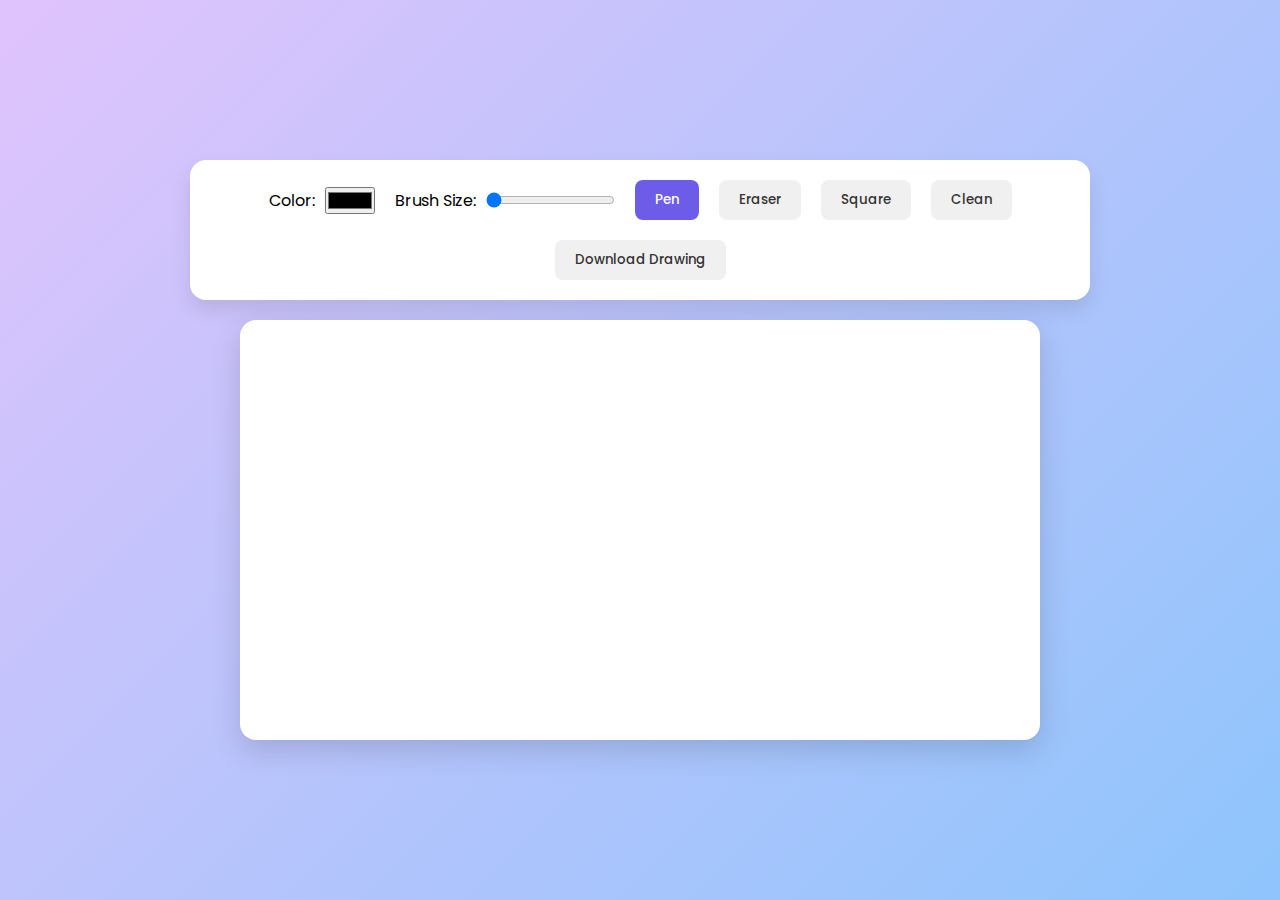
<file: Canvas/index.html>
<!DOCTYPE html>
<html lang="en">
  <head>
    <meta charset="UTF-8" />
    <meta name="viewport" content="width=device-width, initial-scale=1.0" />
    <title>Document</title>
    <link rel="stylesheet" href="style.css" />
  </head>

  <body>
    <div class="tools">
      <div class="colorInput">
        <label for="color">Color:</label>
        <input type="color" name="" id="color" value="#000000" />
      </div>
      <div class="brushSizeInput">
        <label for="BrushSize">Brush Size:</label>
        <input type="range" name="" id="BrushSize" min="1" max="20" value="1" />
      </div>
      <button id="pen" class="active btn">Pen</button>
      <button id="eraser" class="btn">Eraser</button>
      <button id="square" class="btn">Square</button>
      <button id="clean" class="btn">Clean</button>
      <button id="download" class="btn">Download Drawing</button>
    </div>
    <canvas id="canvas"></canvas>
  </body>
  <script src="./script.js"></script>
</html>
</file>
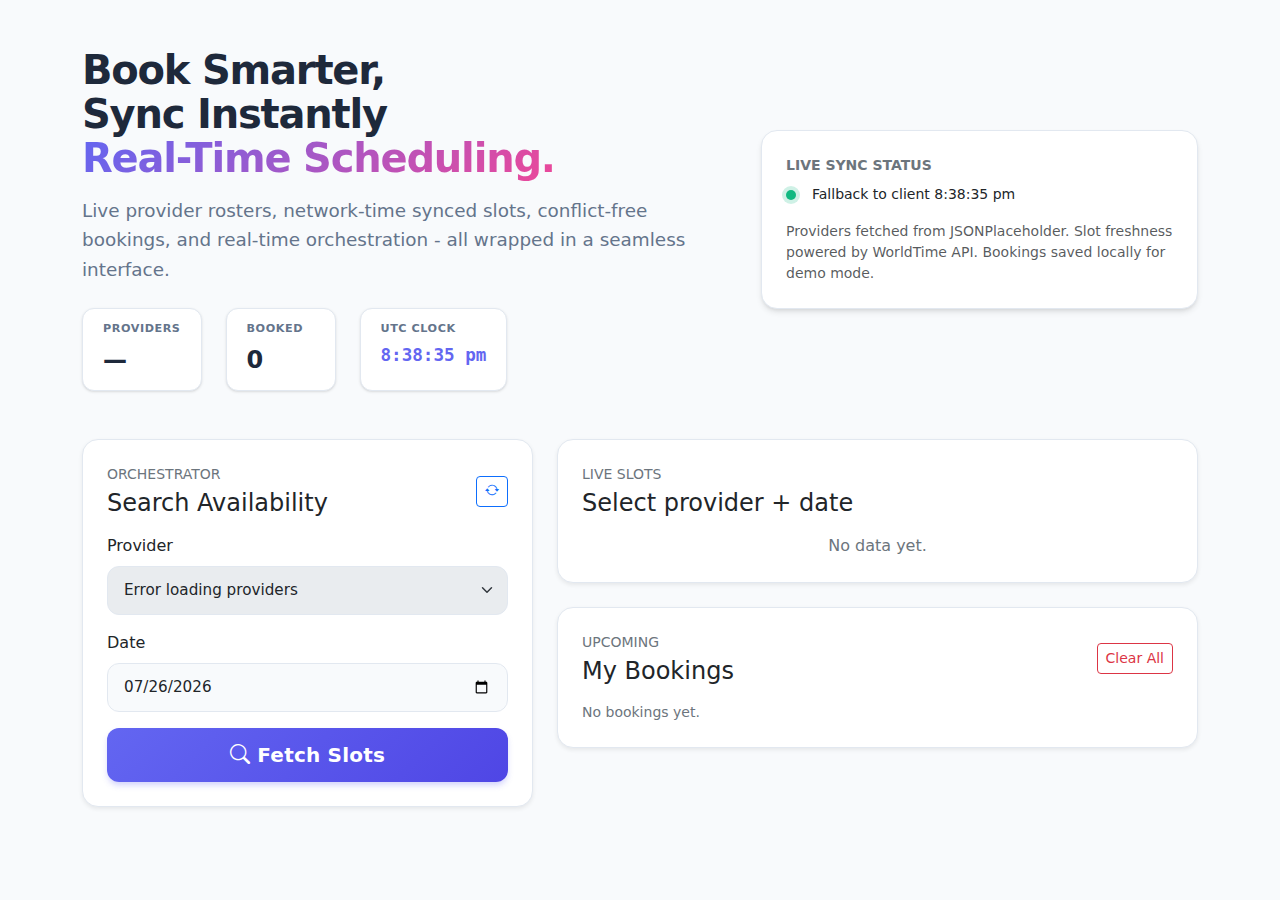
<file: Project5/index.html>
<!DOCTYPE html>
<html lang="en">
  <head>
    <meta charset="UTF-8" />
    <meta name="viewport" content="width=device-width, initial-scale=1.0" />
    <title>javascript project-1</title>
    <link
      href="https://cdn.jsdelivr.net/npm/bootstrap@5.3.3/dist/css/bootstrap.min.css"
      rel="stylesheet"
    />
    <link
      rel="stylesheet"
      href="https://cdn.jsdelivr.net/npm/bootstrap-icons@1.11.3/font/bootstrap-icons.min.css"
    />

    <link rel="stylesheet" href="style.css" />
  </head>

  <body>
    <div class="container py-4 py-lg-5">
      <header class="qs-hero mb-5">
        <div class="row g-5 align-items-center">
          <!-- left content -->
          <div class="col-lg-7">
            <h1 class="qs-title mb-3">
              Book Smarter, <br />
              Sync Instantly <br />
              <span class="graident-text">Real-Time Scheduling.</span>
            </h1>
            <p class="qs-subtitle mb-4">
              Live provider rosters, network-time synced slots, conflict-free
              bookings, and real-time orchestration - all wrapped in a seamless
              interface.
            </p>
            <div class="d-flex flex-wrap gap-4">
              <div class="qs-stat">
                <div class="label">Providers</div>
                <div class="value" id="statProviders">—</div>
              </div>
              <div class="qs-stat">
                <div class="label">Booked</div>
                <div class="value" id="statBookings">0</div>
              </div>
              <div class="qs-stat">
                <div class="label">UTC Clock</div>
                <div class="value-small" id="statClock">syncing…</div>
              </div>
            </div>
          </div>

          <!-- right side -->
          <div class="col-lg-5">
            <div class="qs-panel p-4">
              <p class="small fw-semibold text-uppercase text-secondary mb-2">
                Live Sync Status
              </p>
              <div class="d-flex align-items-center gap-3 mb-3">
                <div class="qs-online-dot"></div>
                <span class="small text-dark" id="lastSync"
                  >Awaiting sync...</span
                >
              </div>
              <p class="small text-muted mb-0">
                Providers fetched from JSONPlaceholder. Slot freshness powered
                by WorldTime API. Bookings saved locally for demo mode.
              </p>
            </div>
          </div>
        </div>
      </header>

      <div class="row g-4">
        <!-- LEFT: Search Orchestrator -->
        <div class="col-lg-5">
          <div class="card border-0 shadow-sm rounded-4 h-100">
            <div class="card-body p-4">
              <div
                class="d-flex justify-content-between align-items-center mb-3"
              >
                <div>
                  <p class="text-uppercase small mb-1 text-secondary">
                    Orchestrator
                  </p>
                  <h2 class="h4 mb-0">Search Availability</h2>
                </div>
                <button id="refreshBtn" class="btn btn-outline-primary btn-sm">
                  <i class="bi bi-arrow-repeat"></i>
                </button>
              </div>

              <div class="vstack gap-3">
                <div>
                  <label class="form-label">Provider</label>
                  <select id="providerSelect" class="form-select" disabled>
                    <option>Loading roster…</option>
                  </select>
                </div>

                <div>
                  <label class="form-label">Date</label>
                  <input type="date" id="dateInput" class="form-control" />
                </div>

                <button
                  id="loadSlotsBtn"
                  class="btn btn-primary btn-lg fw-semibold"
                >
                  <i class="bi bi-search"></i> Fetch Slots
                </button>
              </div>
            </div>
          </div>
        </div>

        <!-- RIGHT: Slots + Bookings -->
        <div class="col-lg-7">
          <!-- Live Slots -->
          <div class="card border-0 shadow-sm rounded-4 mb-4">
            <div class="card-body p-4">
              <div
                class="d-flex justify-content-between align-items-center mb-3"
              >
                <div>
                  <p class="text-uppercase small mb-1 text-secondary">
                    Live Slots
                  </p>
                  <h2 class="h4 mb-0" id="slotsHeadline">
                    Select provider + date
                  </h2>
                </div>
                <span class="small text-muted" id="slotMeta"></span>
              </div>

              <div id="slotsGrid" class="row g-3">
                <div class="col-12 text-center text-secondary">
                  No data yet.
                </div>
              </div>
            </div>
          </div>

          <!-- My Bookings -->
          <div class="card border-0 shadow-sm rounded-4">
            <div class="card-body p-4">
              <div
                class="d-flex justify-content-between align-items-center mb-3"
              >
                <div>
                  <p class="text-uppercase small mb-1 text-secondary">
                    Upcoming
                  </p>
                  <h2 class="h4 mb-0">My Bookings</h2>
                </div>
                <button
                  id="clearBookingsBtn"
                  class="btn btn-outline-danger btn-sm"
                >
                  Clear All
                </button>
              </div>

              <div id="bookingsList" class="vstack gap-3">
                <div class="text-secondary small">No bookings yet.</div>
              </div>
            </div>
          </div>
        </div>
      </div>
    </div>

    <!-- modal -->
    <div class="modal fade" id="confirmModal" tabindex="-1" aria-hidden="true">
      <div class="modal-dialog modal-dialog-centered">
        <div class="modal-content rounded-4">
          <div class="modal-header border-0">
            <div>
              <p class="text-uppercase small text-secondary mb-1">
                Confirm Slot
              </p>
              <h5 class="modal-title" id="confirmTitle">—</h5>
            </div>
            <button class="btn-close" data-bs-dismiss="modal"></button>
          </div>

          <div class="modal-body">
            <p id="confirmMeta" class="text-secondary small mb-3"></p>
            <textarea
              id="notesInput"
              class="form-control"
              rows="3"
              placeholder="Notes for the provider (optional)"
            >
            </textarea>
          </div>

          <div class="modal-footer border-0">
            <button class="btn btn-outline-secondary" data-bs-dismiss="modal">
              Cancel
            </button>
            <button id="confirmBtn" class="btn btn-primary">Book Slot</button>
          </div>
        </div>
      </div>
    </div>

    <script src="https://cdn.jsdelivr.net/npm/bootstrap@5.3.3/dist/js/bootstrap.bundle.min.js"></script>
    <script src="script.js"></script>
  </body>
</html>
</file>
<file: Canvas/style.css>
@import url("https://fonts.googleapis.com/css2?family=Poppins:wght@400;500;600&display=swap");
* {
    margin: 0;
    padding: 0;
    box-sizing: border-box;
    font-family: "Poppins", sans-serif;
}

body {
    display: flex;
    justify-content: center;
    align-items: center;
    flex-direction: column;
    min-height: 100vh;
    background: linear-gradient(135deg, #e0c3fc 0%, #8ec5fc 100%);
    gap: 20px;
}

.tools {
    width: 90%;
    max-width: 900px;
    padding: 20px;
    background: #ffffff;
    box-shadow: 0 10px 20px rgba(0, 0, 0, 0.1);
    border-radius: 16px;
    display: flex;
    justify-content: center;
    align-items: center;
    gap: 20px;
    flex-wrap: wrap;
    border: none;
}

.colorInput {
    display: flex;
    align-items: center;
    gap: 10px;
}

.brushSizeInput {
    display: flex;
    align-items: center;
    gap: 10px;
}

.btn {
    padding: 10px 20px;
    border: none;
    border-radius: 8px;
    text-transform: capitalize;
    cursor: pointer;
    background-color: #f0f0f0;
    transition: all 0.3s ease;
    font-weight: 500;
    color: #333;
}

.btn:hover {
    transform: translateY(-2px);
    box-shadow: 0 4px 8px rgba(0, 0, 0, 0.1);
}

.active {
    background-color: #6c5ce7;
    color: white;
}

#canvas {
    border: none;
    border-radius: 16px;
    background-color: #ffffff;
    box-shadow: 0 10px 30px rgba(0, 0, 0, 0.15);
    cursor: crosshair;
}
</file>
<file: Project5/style.css>
/* Modern Aesthetic Reset & Variables */

:root {
  --primary: #6366f1;
  /* Indigo 500 */
  --primary-hover: #4f46e5;
  /* Indigo 600 */
  --secondary: #ec4899;
  /* Pink 500 */
  --success: #10b981;
  /* Emerald 500 */
  --bg-body: #f8fafc;
  /* Slate 50 */
  --bg-surface: #ffffff;
  --text-main: #1e293b;
  /* Slate 800 */
  --text-muted: #64748b;
  /* Slate 500 */
  --border-color: #e2e8f0;
  /* Slate 200 */
  --radius-lg: 1rem;
  --radius-md: 0.75rem;
  --shadow-sm: 0 1px 3px 0 rgb(0 0 0 / 0.1), 0 1px 2px -1px rgb(0 0 0 / 0.1);
  --shadow-md: 0 4px 6px -1px rgb(0 0 0 / 0.1), 0 2px 4px -2px rgb(0 0 0 / 0.1);
  --shadow-lg: 0 10px 15px -3px rgb(0 0 0 / 0.1),
    0 4px 6px -4px rgb(0 0 0 / 0.1);
}

body {
  background-color: var(--bg-body);
  font-family: "Inter", system-ui, -apple-system, sans-serif;
  color: var(--text-main);
  -webkit-font-smoothing: antialiased;
}

/* --- Hero Section Styling --- */

.qs-hero {
  position: relative;
}

.qs-title {
  font-weight: 800;
  letter-spacing: -0.03em;
  line-height: 1.1;
  color: var(--text-main);
}

.graident-text {
  background: linear-gradient(135deg, var(--primary) 0%, var(--secondary) 100%);
  -webkit-background-clip: text;
  -webkit-text-fill-color: transparent;
  background-clip: text;
}

.qs-subtitle {
  font-size: 1.15rem;
  color: var(--text-muted);
  font-weight: 400;
  line-height: 1.6;
}

/* Stats Cards */

.qs-stat {
  background: var(--bg-surface);
  padding: 0.75rem 1.25rem;
  border-radius: var(--radius-md);
  box-shadow: var(--shadow-sm);
  border: 1px solid var(--border-color);
  min-width: 110px;
  transition: transform 0.2s;
}

.qs-stat:hover {
  transform: translateY(-2px);
}

.qs-stat .label {
  font-size: 0.7rem;
  text-transform: uppercase;
  letter-spacing: 0.05em;
  color: var(--text-muted);
  font-weight: 600;
  margin-bottom: 0.25rem;
}

.qs-stat .value {
  font-size: 1.5rem;
  font-weight: 700;
  color: var(--text-main);
}

.qs-stat .value-small {
  font-size: 1.1rem;
  font-weight: 600;
  font-family: "SF Mono", SFMono-Regular, Consolas, monospace;
  color: var(--primary);
}

/* Info Panel */

.qs-panel {
  background: var(--bg-surface);
  border-radius: var(--radius-lg);
  box-shadow: var(--shadow-md);
  border: 1px solid var(--border-color);
}

.qs-online-dot {
  width: 10px;
  height: 10px;
  background-color: var(--success);
  border-radius: 50%;
  box-shadow: 0 0 0 4px rgba(16, 185, 129, 0.2);
  animation: pulse 2s infinite;
}

@keyframes pulse {
  0% {
    box-shadow: 0 0 0 0 rgba(16, 185, 129, 0.4);
  }
  70% {
    box-shadow: 0 0 0 8px rgba(16, 185, 129, 0);
  }
  100% {
    box-shadow: 0 0 0 0 rgba(16, 185, 129, 0);
  }
}

/* --- Card & Form Styling --- */

.card {
  background: var(--bg-surface);
  border: 1px solid var(--border-color) !important;
  box-shadow: var(--shadow-sm);
  transition: box-shadow 0.3s ease;
}

.card:hover {
  box-shadow: var(--shadow-md);
}

.form-control,
.form-select {
  background-color: #f8fafc;
  border: 1px solid var(--border-color);
  padding: 0.75rem 1rem;
  border-radius: var(--radius-md);
  font-size: 0.95rem;
  transition: all 0.2s;
}

.form-control:focus,
.form-select:focus {
  background-color: #fff;
  border-color: var(--primary);
  box-shadow: 0 0 0 4px rgba(99, 102, 241, 0.1);
}

.btn-primary {
  background: linear-gradient(
    135deg,
    var(--primary) 0%,
    var(--primary-hover) 100%
  );
  border: none;
  padding: 0.75rem 1.5rem;
  border-radius: var(--radius-md);
  font-weight: 600;
  letter-spacing: 0.01em;
  box-shadow: 0 4px 6px -1px rgba(99, 102, 241, 0.3);
  transition: all 0.2s;
}

.btn-primary:hover {
  transform: translateY(-1px);
  box-shadow: 0 6px 8px -1px rgba(99, 102, 241, 0.4);
}

/* --- Slots Grid --- */

.slot-card {
  background: var(--bg-surface);
  border: 1px solid var(--border-color);
  border-radius: var(--radius-md);
  padding: 1.25rem 0.5rem;
  text-align: center;
  cursor: pointer;
  transition: all 0.2s cubic-bezier(0.4, 0, 0.2, 1);
  position: relative;
}

.slot-card:hover:not(.disabled) {
  border-color: var(--primary);
  background-color: #eef2ff;
  transform: translateY(-3px);
  box-shadow: var(--shadow-md);
}

.slot-card.disabled {
  background-color: #f1f5f9;
  border-color: transparent;
  opacity: 0.7;
  cursor: not-allowed;
}

.slot-card.disabled .fw-semibold {
  color: var(--text-muted);
  text-decoration: line-through;
}

/* --- Bookings List --- */

.booking-card {
  background: var(--bg-surface);
  border: 1px solid var(--border-color);
  border-radius: var(--radius-md);
  padding: 1rem;
  border-left: 4px solid var(--primary);
  transition: transform 0.2s;
}

.booking-card:hover {
  transform: translateX(4px);
  box-shadow: var(--shadow-sm);
}
</file>
